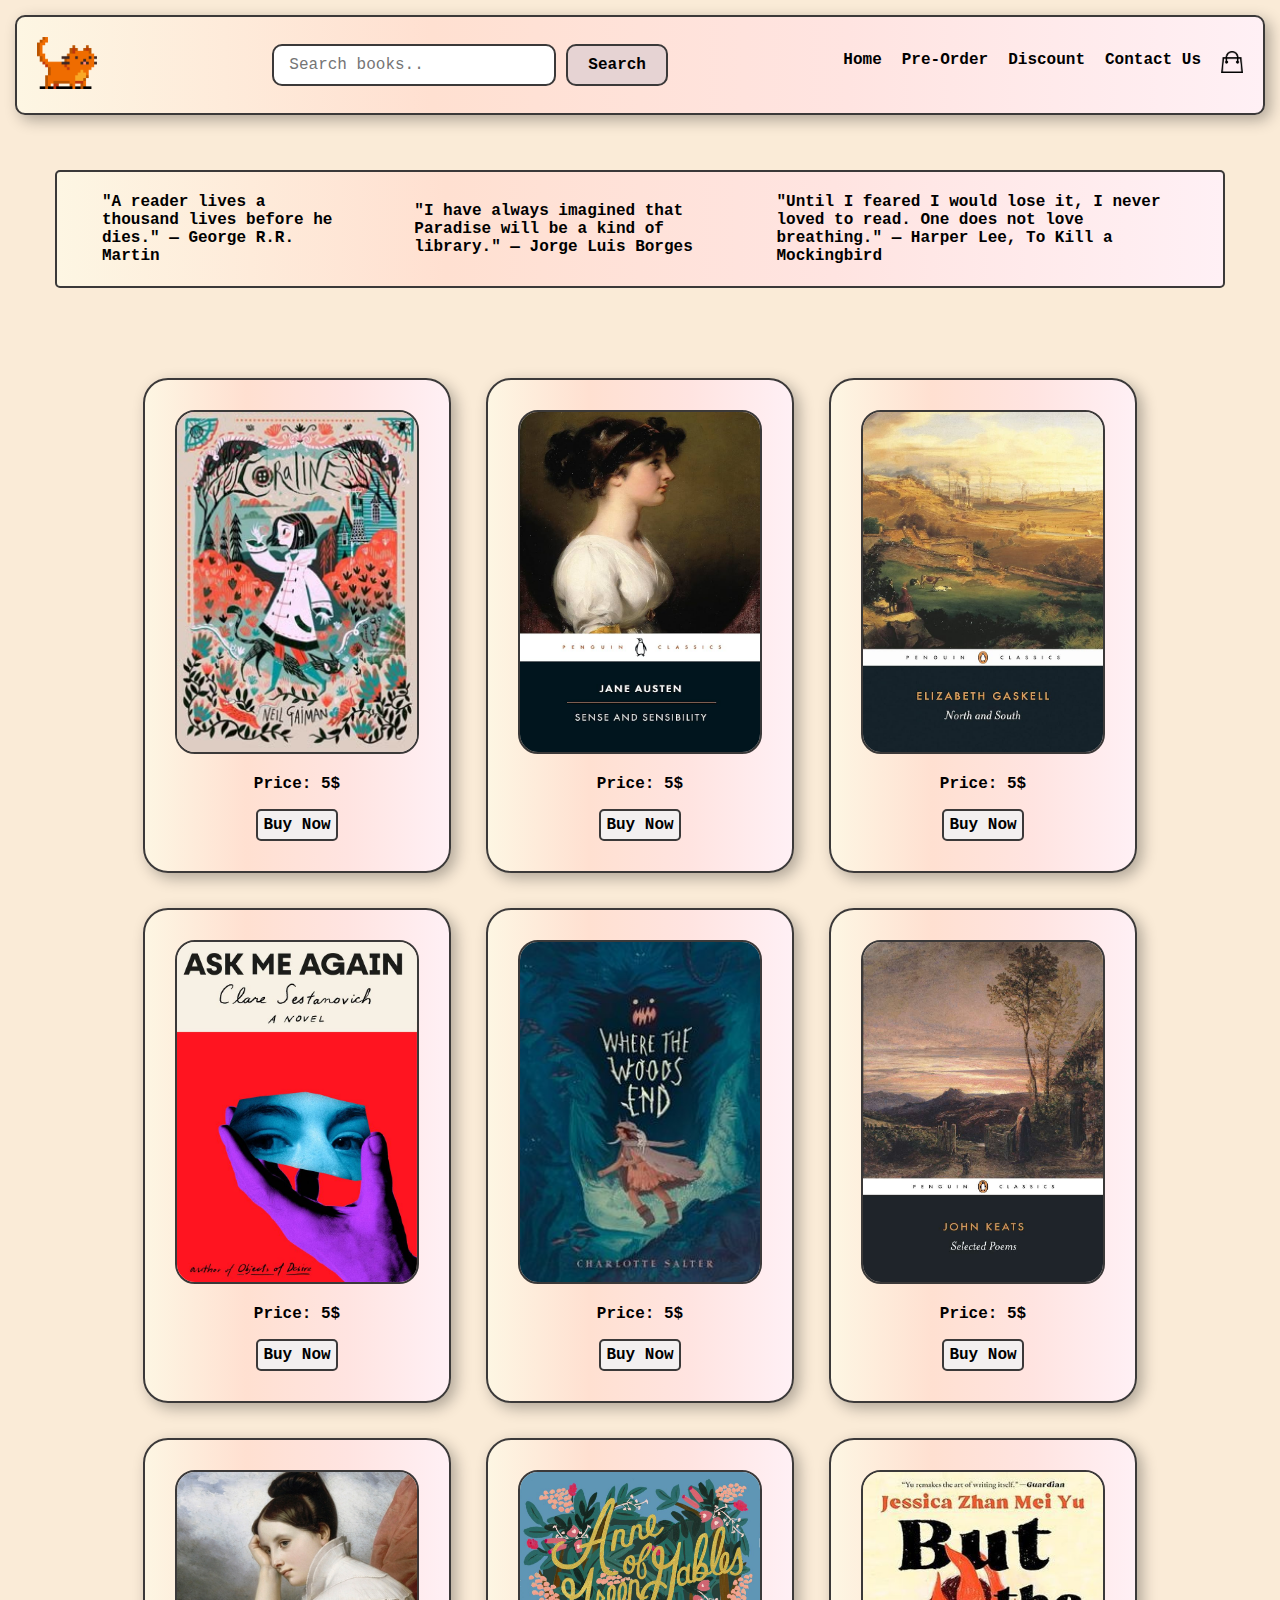
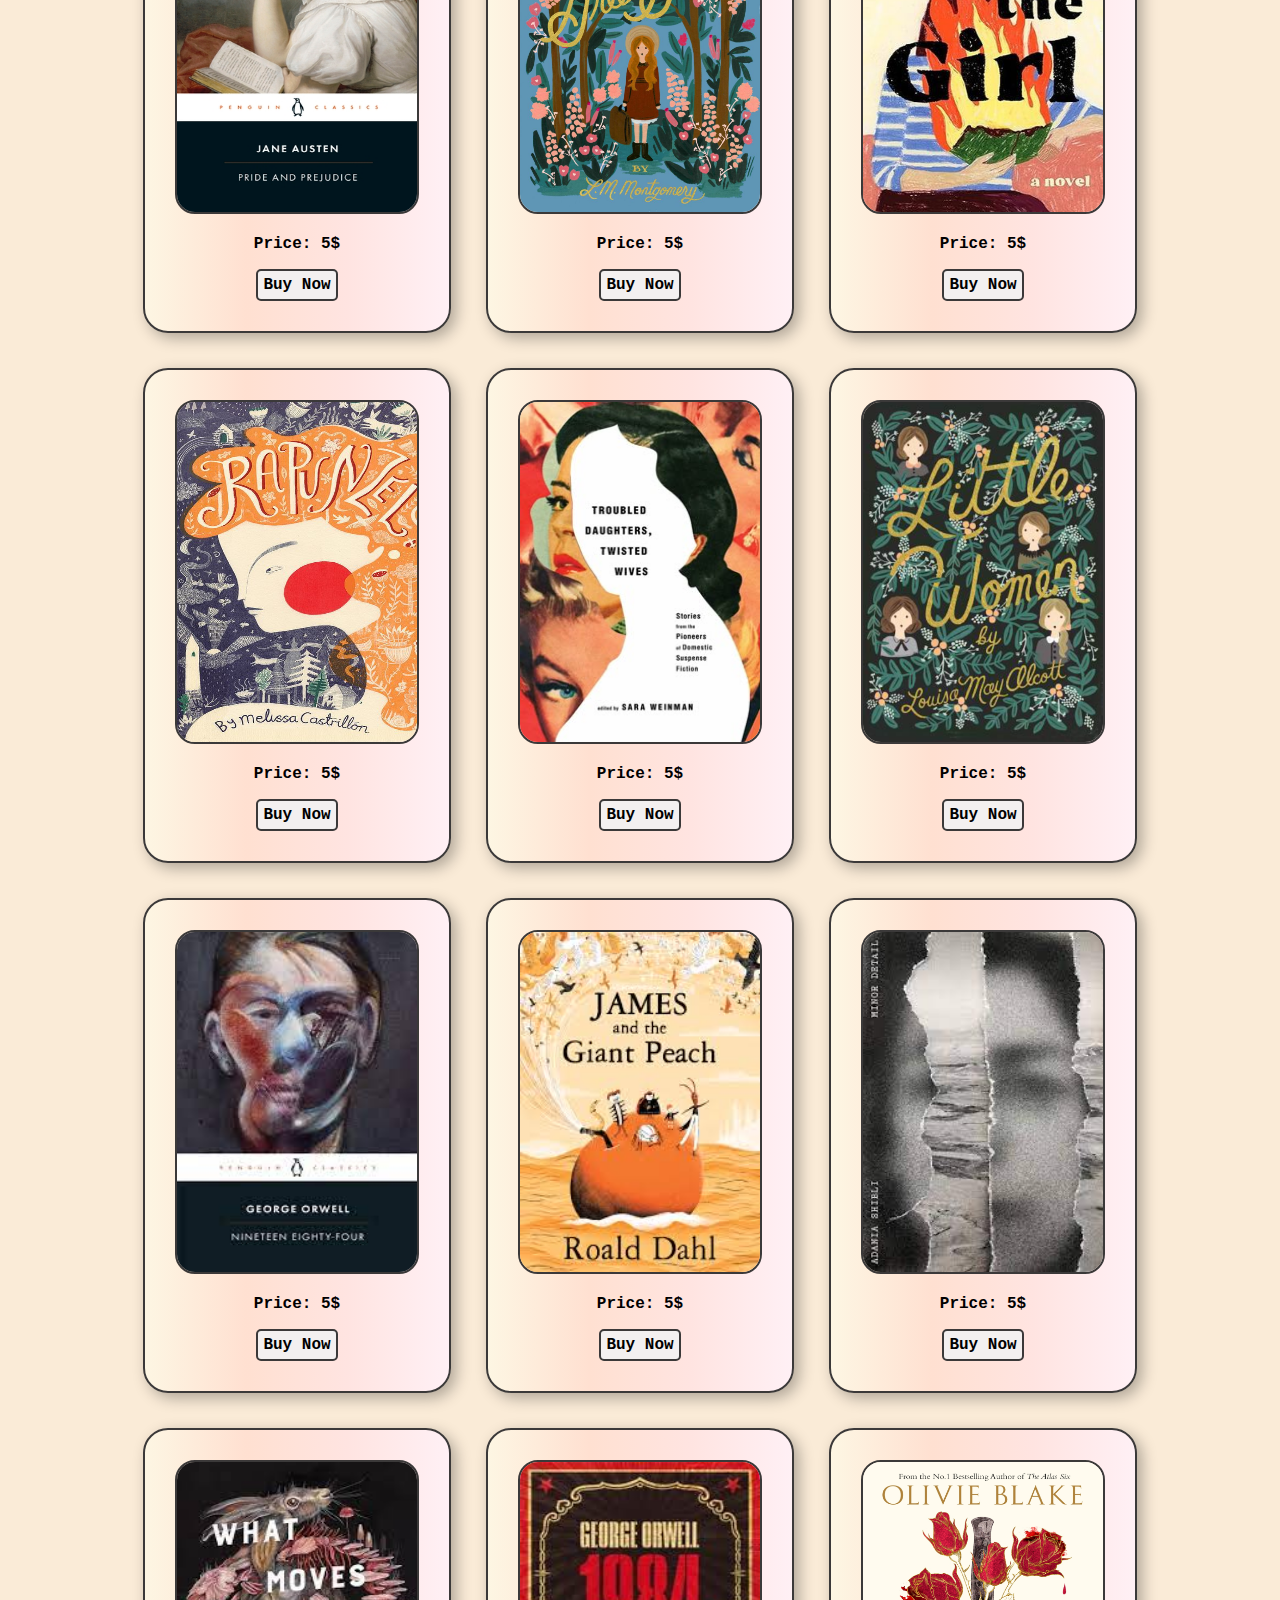
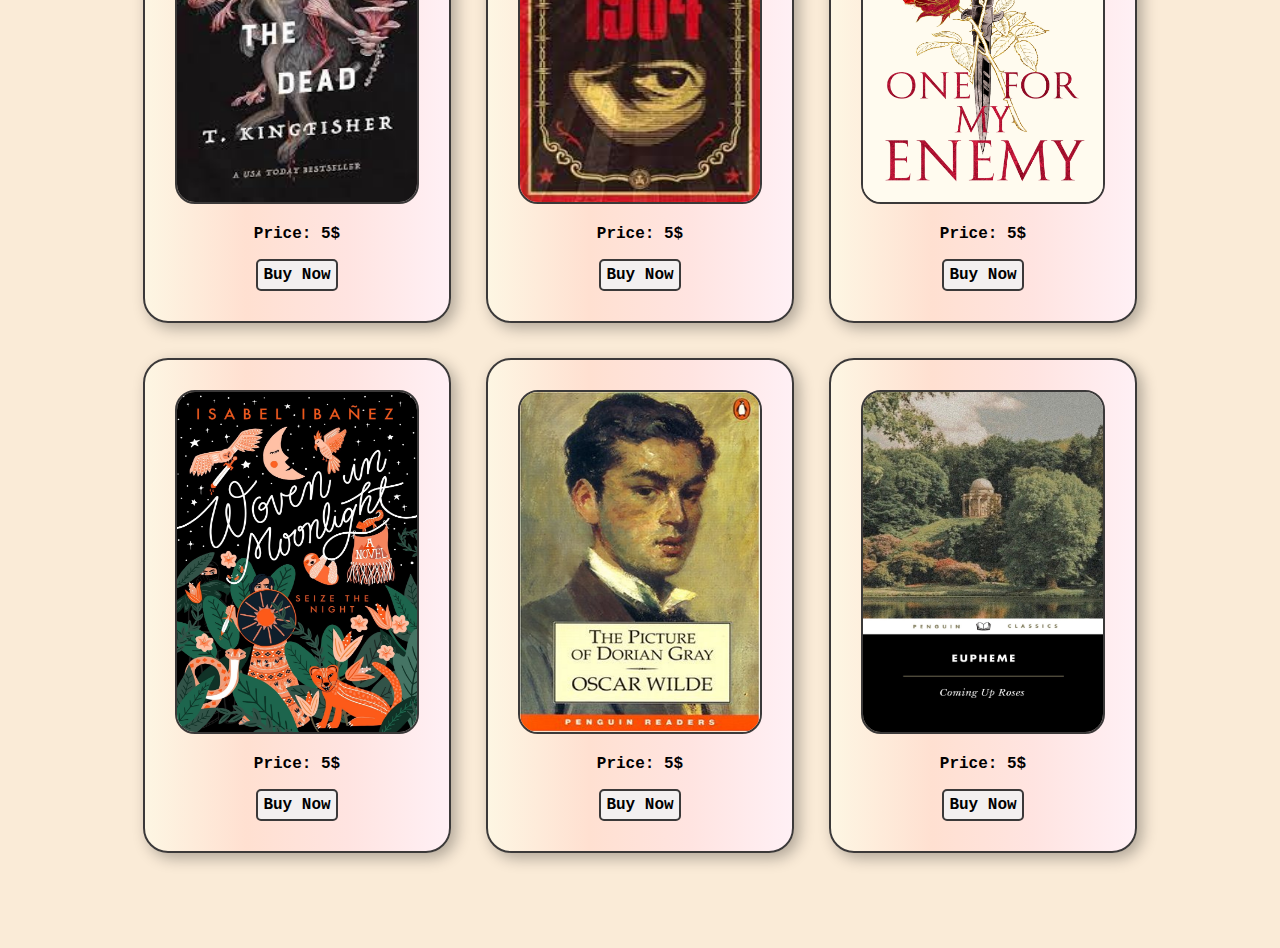
<file: index.html>
<!DOCTYPE html>
<html lang="en">
<head>
    <meta charset="UTF-8">
    <meta name="viewport" content="width=device-width, initial-scale=1.0">
    <title>Book Shop</title>
    <link rel="icon" href="c.png" type="image/png">
    <link rel="stylesheet" href="style.css">
</head>
<body>
   <header class="navbar">
    <div class="left">
        <img src="c.png" alt="Logo" class="logo">
    </div>

    <div class="center">
        <form class="search-form">
            <input type="text" placeholder="Search books.." name="search">
            <input type="submit" value="Search">
        </form>
    </div>

    <div class="right nav-links">
        <a href="index.html">Home</a>
        <a href="preorder.html">Pre-Order</a>
        <a href="discount.html">Discount</a>
        <a href="contact.html">Contact Us</a>
        <a href="#"><img src="cart.png"></a>
    </div>
</header>
<section class="qoutes">
 <blockquote>"A reader lives a thousand lives before he dies."
— George R.R. Martin</blockquote>
<blockquote>"I have always imagined that Paradise will be a kind of library."
— Jorge Luis Borges</blockquote>
<blockquote>"Until I feared I would lose it, I never loved to read. One does not love breathing."
— Harper Lee, To Kill a Mockingbird </blockquote>
</section>
<main class="card-container">
    <div class="card">
    <img src="1.jpg" alt="book">
    <p>Price: 5$</p>
    <button> Buy Now</button>
    </div>
    <div class="card">
    <img src="2.jpg" alt="book">
    <p>Price: 5$</p>
    <button> Buy Now</button>
    </div>
    <div class="card">
    <img src="3.jpg" alt="book">
    <p>Price: 5$</p>
    <button>Buy Now</button>
    </div>
    <div class="card">
    <img src="4.jpg" alt="book">
    <p>Price: 5$</p>
    <button> Buy Now</button>
    </div>
    <div class="card">
    <img src="5.jpg" alt="book">
    <p>Price: 5$</p>
    <button> Buy Now</button>
    </div>
    <div class="card">
    <img src="6.jpg" alt="book">
    <p>Price: 5$</p>
    <button> Buy Now</button>
    </div>
    <div class="card">
    <img src="7.jpg" alt="book">
    <p>Price: 5$</p>
    <button> Buy Now</button>
    </div>
    <div class="card">
    <img src="8.jpeg" alt="book">
    <p>Price: 5$</p>
    <button> Buy Now</button>
    </div>
    <div class="card">
    <img src="9.jpg" alt="book">
    <p>Price: 5$</p>
    <button> Buy Now</button>
    </div>
    <div class="card">
    <img src="10.jpg" alt="book">
    <p>Price: 5$</p>
    <button> Buy Now</button>
    </div>
    <div class="card">
    <img src="11.jpg" alt="book">
    <p>Price: 5$</p>
    <button> Buy Now</button>
    </div>
    <div class="card">
    <img src="12.png" alt="book">
    <p>Price: 5$</p>
    <button> Buy Now</button>
    </div>
    <div class="card">
    <img src="13.jpeg" alt="book">
    <p>Price: 5$</p>
    <button> Buy Now</button>
    </div>
    <div class="card">
    <img src="14.jpeg" alt="book">
    <p>Price: 5$</p>
    <button> Buy Now</button>
    </div>
    <div class="card">
    <img src="15.jpeg" alt="book">
    <p>Price: 5$</p>
    <button> Buy Now</button>
    </div>
    <div class="card">
    <img src="16.jpeg" alt="book">
    <p>Price: 5$</p>
    <button> Buy Now</button>
    </div>
    <div class="card">
    <img src="17.jpeg" alt="book">
    <p>Price: 5$</p>
    <button> Buy Now</button>
    </div>
    <div class="card">
    <img src="18.jpeg" alt="book">
    <p>Price: 5$</p>
    <button> Buy Now</button>
    </div>
    <div class="card">
    <img src="19.jpg" alt="book">
    <p>Price: 5$</p>
    <button> Buy Now</button>
    </div>
    <div class="card">
    <img src="20.jpg" alt="book">
    <p>Price: 5$</p>
    <button>Buy Now</button>
    </div>
    <div class="card">
    <img src="21.jpg" alt="book">
    <p>Price: 5$</p>
    <button> Buy Now</button>
    </div>
</main>
</body>
</html>
</file>
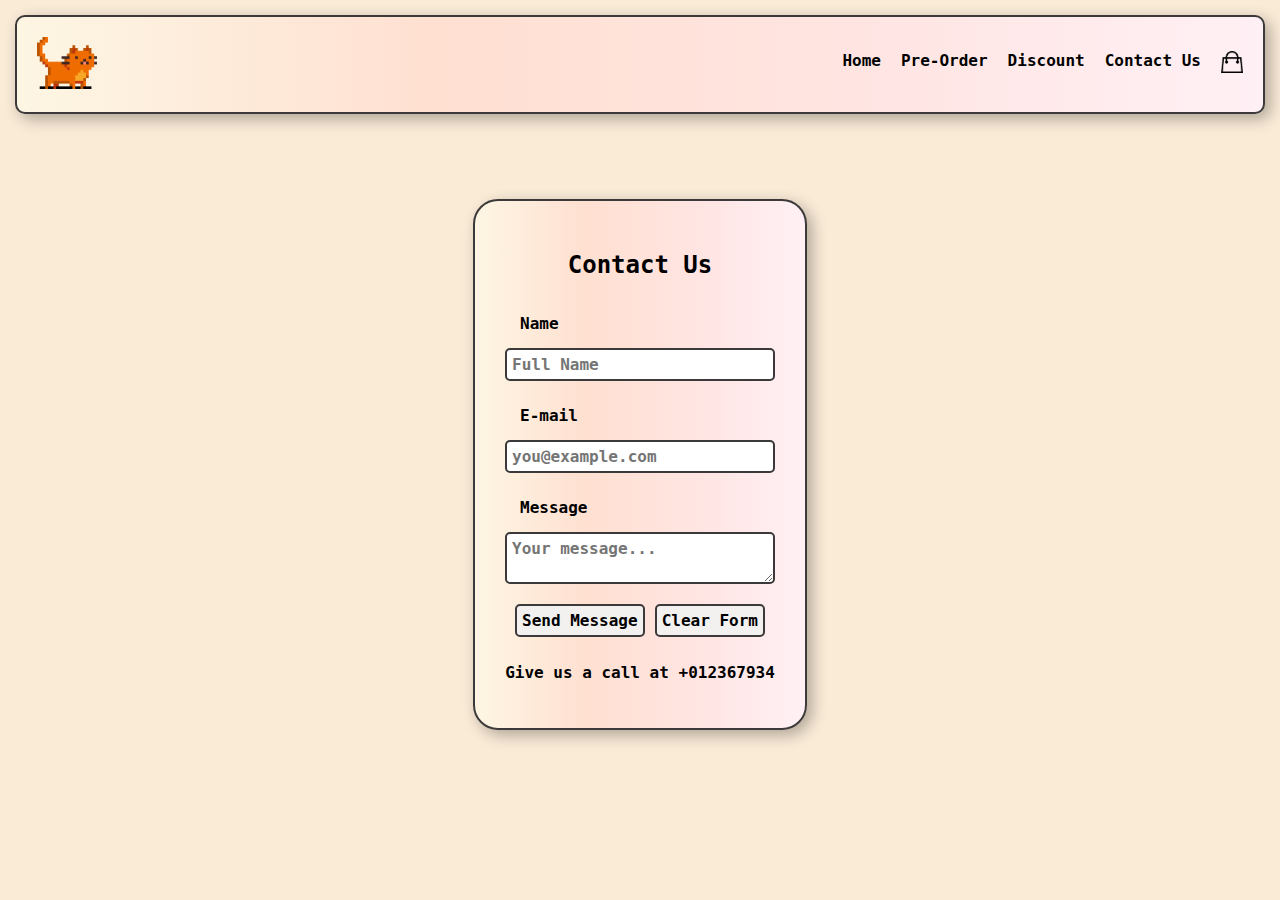
<file: contact.html>
<!DOCTYPE html>
<html lang="en">
<head>
    <meta charset="UTF-8">
    <meta name="viewport" content="width=device-width, initial-scale=1.0">
    <title>Contact</title>
    <link rel="icon" href="c.png" type="image/png">
    <link rel="stylesheet" href="style.css">
</head>
<body>
    <header class="navbar">
    <div class="left">
        <img src="c.png" alt="Logo" class="logo">
    </div>
    <div class="right nav-links">
        <a href="index.html">Home</a>
        <a href="preorder.html">Pre-Order</a>
        <a href="discount.html">Discount</a>
        <a href="contact.html">Contact Us</a>
        <a href="#"><img src="cart.png"></a>
    </div>
</header>
<main class="card-container">
 <div class="card">
    <h2>Contact Us</h2>
  <form class="contact-form">
   <label for="Name">Name</label>
   <input type="text" name="Name" id="Name" placeholder="Full Name">
   <label for="E-mail">E-mail</label>
   <input type="email" name="email" id="E-mail" placeholder="you@example.com" required>
   <label for="Message">Message</label>
   <textarea id="Message" name="message" placeholder="Your message..." required></textarea>
   <div class="form-button">
     <button type="submit">Send Message</button>
     <button type="reset">Clear Form</button>
   </div>
   <p>Give us a call at +012367934</p>
  </form>
 </div>
</main>
</body>
</html>
</file>
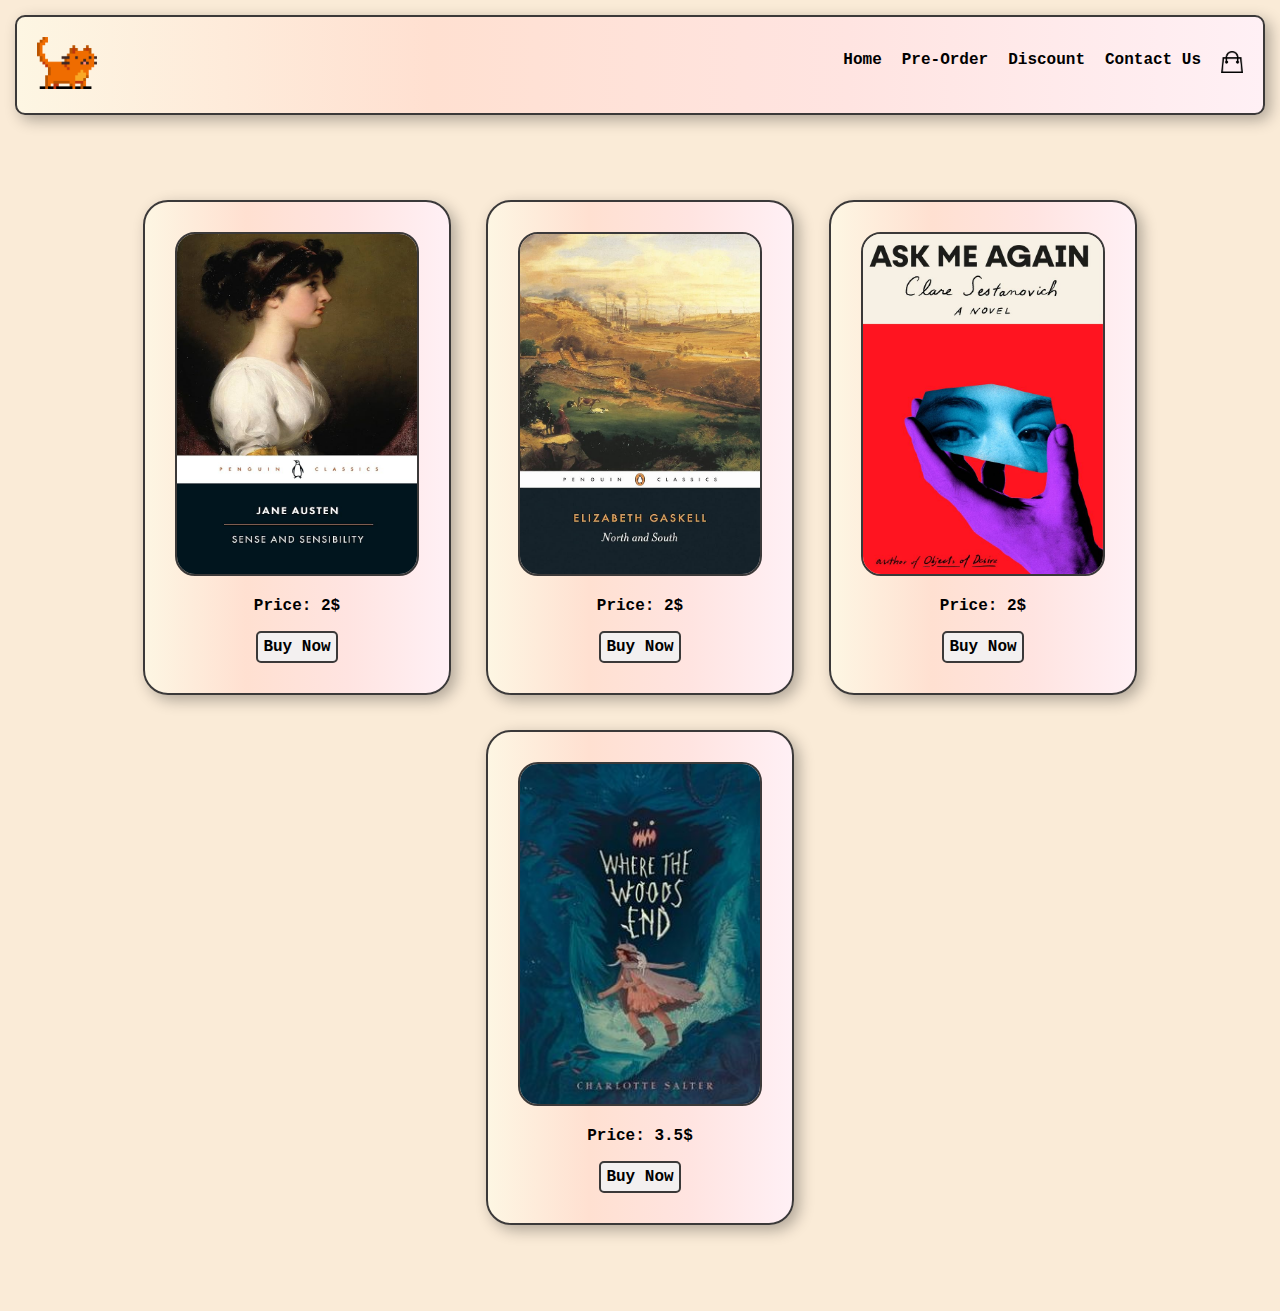
<file: discount.html>
<!DOCTYPE html>
<html lang="en">
<head>
    <meta charset="UTF-8">
    <meta name="viewport" content="width=device-width, initial-scale=1.0">
    <title>Discount</title>
    <link rel="icon" href="c.png" type="image/png">
    <link rel="stylesheet" href="style.css">
</head>
<body>
    <header class="navbar">
    <div class="left">
        <img src="c.png" alt="Logo" class="logo">
    </div>
    <div class="right nav-links">
        <a href="index.html">Home</a>
        <a href="preorder.html">Pre-Order</a>
        <a href="discount.html">Discount</a>
        <a href="contact.html">Contact Us</a>
        <a href="#"><img src="cart.png"></a>
    </div>
</header>
<main class="card-container">
<div class="card">
    <img src="2.jpg" alt="book">
    <p>Price: 2$</p>
    <button> Buy Now</button>
    </div>
    <div class="card">
    <img src="3.jpg" alt="book">
    <p>Price: 2$</p>
    <button>Buy Now</button>
    </div>
    <div class="card">
    <img src="4.jpg" alt="book">
    <p>Price: 2$</p>
    <button> Buy Now</button>
    </div>
    <div class="card">
    <img src="5.jpg" alt="book">
    <p>Price: 3.5$</p>
    <button> Buy Now</button>
    </div>
</main>
</body>
</html>
</file>
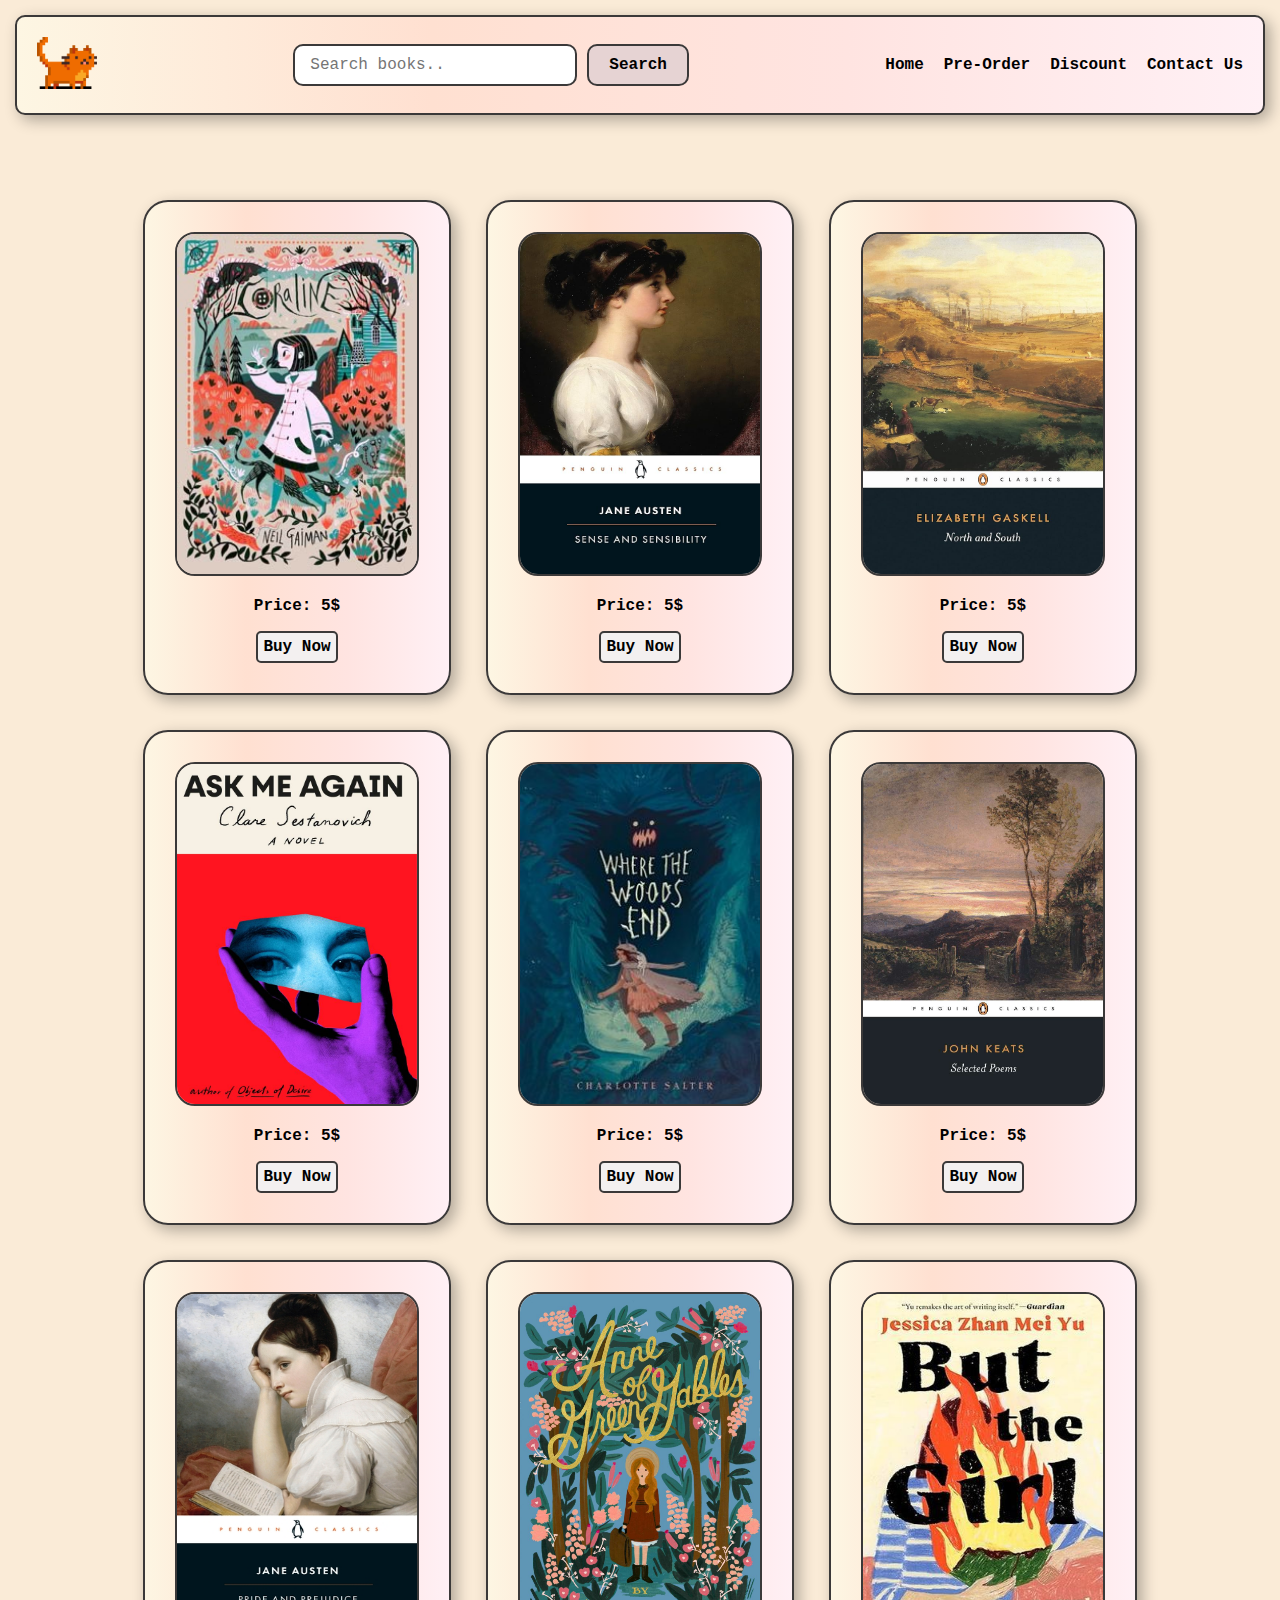
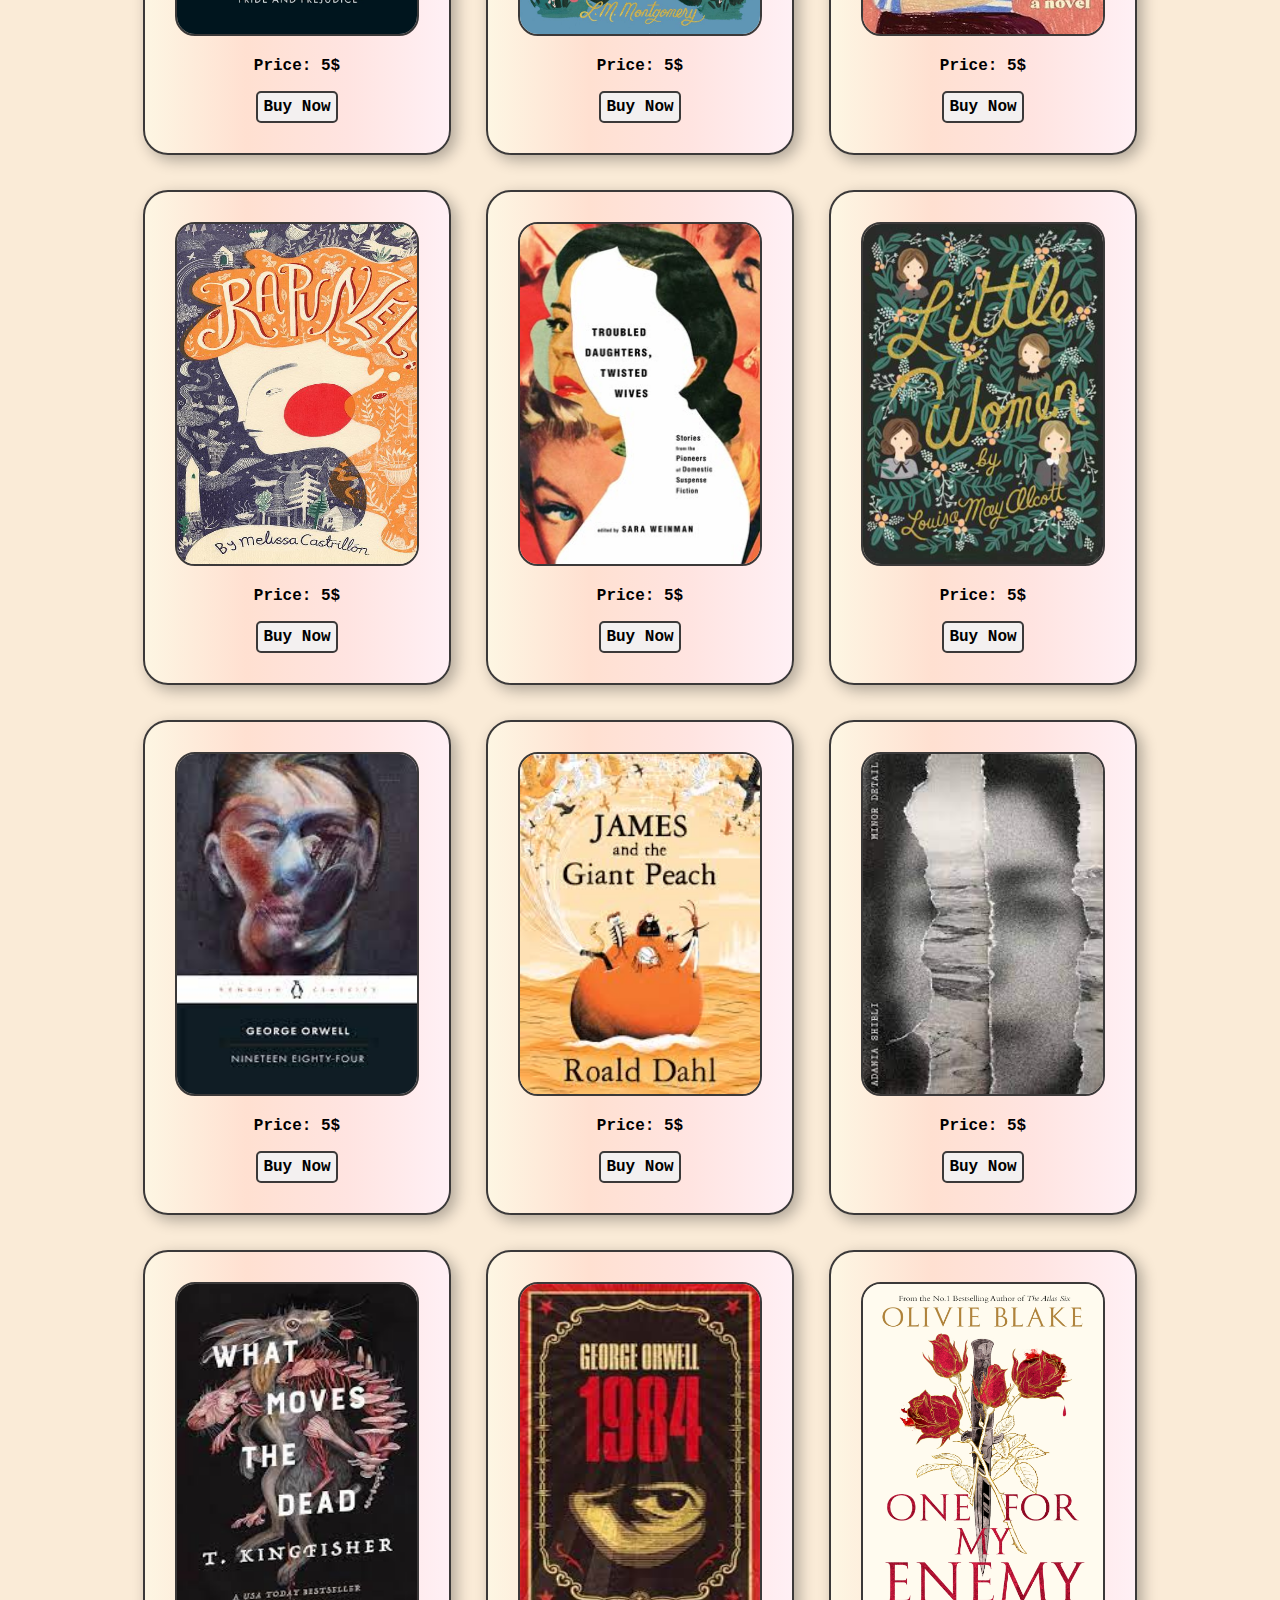
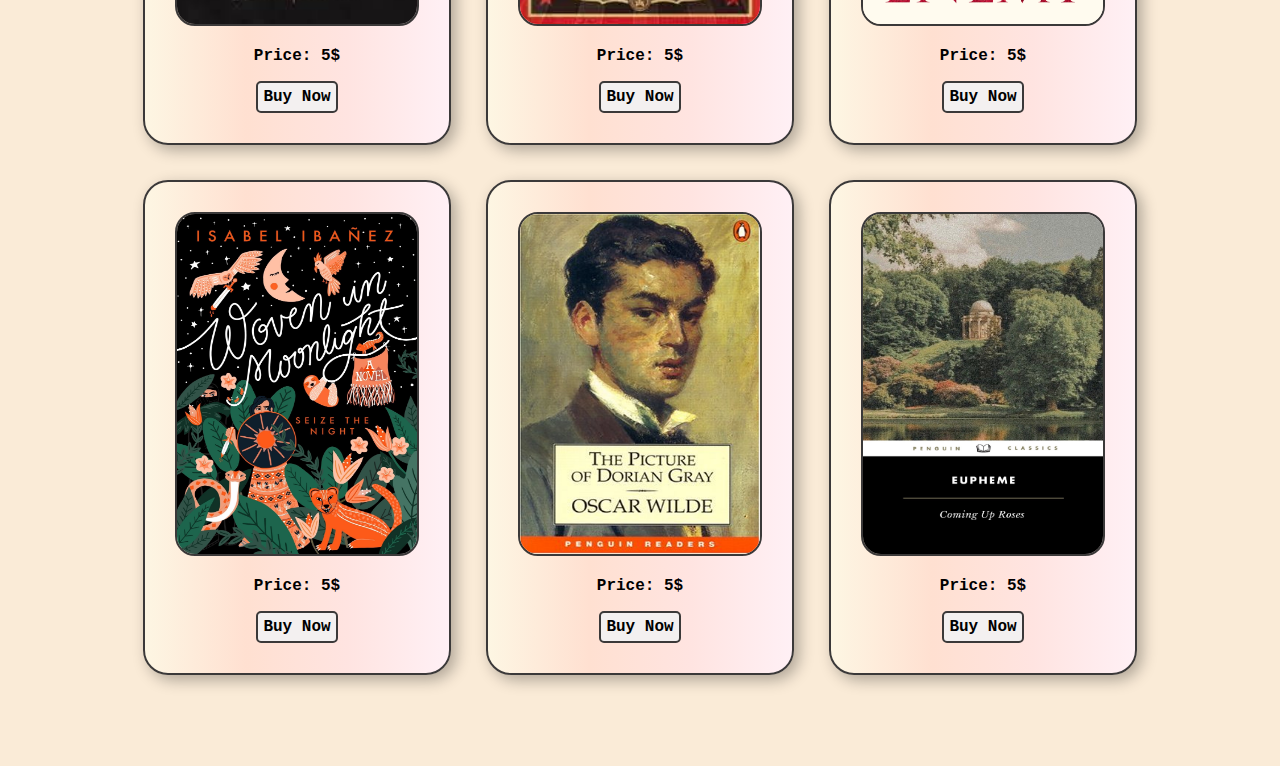
<file: home.html>
<!DOCTYPE html>
<html lang="en">
<head>
    <meta charset="UTF-8">
    <meta name="viewport" content="width=device-width, initial-scale=1.0">
    <title>Book Shop</title>
    <link rel="stylesheet" href="style.css">
</head>
<body>
   <header class="navbar">
    <div class="left">
        <img src="c.png" alt="Logo" class="logo">
    </div>

    <div class="center">
        <form class="search-form">
            <input type="text" placeholder="Search books.." name="search">
            <input type="submit" value="Search">
        </form>
    </div>

    <div class="right nav-links">
        <a href="#">Home</a>
        <a href="#">Pre-Order</a>
        <a href="#">Discount</a>
        <a href="#">Contact Us</a>
    </div>
</header>
<main class="card-container">
    <div class="card">
    <img src="1.jpg" alt="book">
    <p>Price: 5$</p>
    <button> Buy Now</button>
    </div>
    <div class="card">
    <img src="2.jpg" alt="book">
    <p>Price: 5$</p>
    <button> Buy Now</button>
    </div>
    <div class="card">
    <img src="3.jpg" alt="book">
    <p>Price: 5$</p>
    <button>Buy Now</button>
    </div>
    <div class="card">
    <img src="4.jpg" alt="book">
    <p>Price: 5$</p>
    <button> Buy Now</button>
    </div>
    <div class="card">
    <img src="5.jpg" alt="book">
    <p>Price: 5$</p>
    <button> Buy Now</button>
    </div>
    <div class="card">
    <img src="6.jpg" alt="book">
    <p>Price: 5$</p>
    <button> Buy Now</button>
    </div>
    <div class="card">
    <img src="7.jpg" alt="book">
    <p>Price: 5$</p>
    <button> Buy Now</button>
    </div>
    <div class="card">
    <img src="8.jpeg" alt="book">
    <p>Price: 5$</p>
    <button> Buy Now</button>
    </div>
    <div class="card">
    <img src="9.jpg" alt="book">
    <p>Price: 5$</p>
    <button> Buy Now</button>
    </div>
    <div class="card">
    <img src="10.jpg" alt="book">
    <p>Price: 5$</p>
    <button> Buy Now</button>
    </div>
    <div class="card">
    <img src="11.jpg" alt="book">
    <p>Price: 5$</p>
    <button> Buy Now</button>
    </div>
    <div class="card">
    <img src="12.png" alt="book">
    <p>Price: 5$</p>
    <button> Buy Now</button>
    </div>
    <div class="card">
    <img src="13.jpeg" alt="book">
    <p>Price: 5$</p>
    <button> Buy Now</button>
    </div>
    <div class="card">
    <img src="14.jpeg" alt="book">
    <p>Price: 5$</p>
    <button> Buy Now</button>
    </div>
    <div class="card">
    <img src="15.jpeg" alt="book">
    <p>Price: 5$</p>
    <button> Buy Now</button>
    </div>
    <div class="card">
    <img src="16.jpeg" alt="book">
    <p>Price: 5$</p>
    <button> Buy Now</button>
    </div>
    <div class="card">
    <img src="17.jpeg" alt="book">
    <p>Price: 5$</p>
    <button> Buy Now</button>
    </div>
    <div class="card">
    <img src="18.jpeg" alt="book">
    <p>Price: 5$</p>
    <button> Buy Now</button>
    </div>
    <div class="card">
    <img src="19.jpg" alt="book">
    <p>Price: 5$</p>
    <button> Buy Now</button>
    </div>
    <div class="card">
    <img src="20.jpg" alt="book">
    <p>Price: 5$</p>
    <button>Buy Now</button>
    </div>
    <div class="card">
    <img src="21.jpg" alt="book">
    <p>Price: 5$</p>
    <button> Buy Now</button>
    </div>
    
  
</main>
   
</body>
</html>
</file>
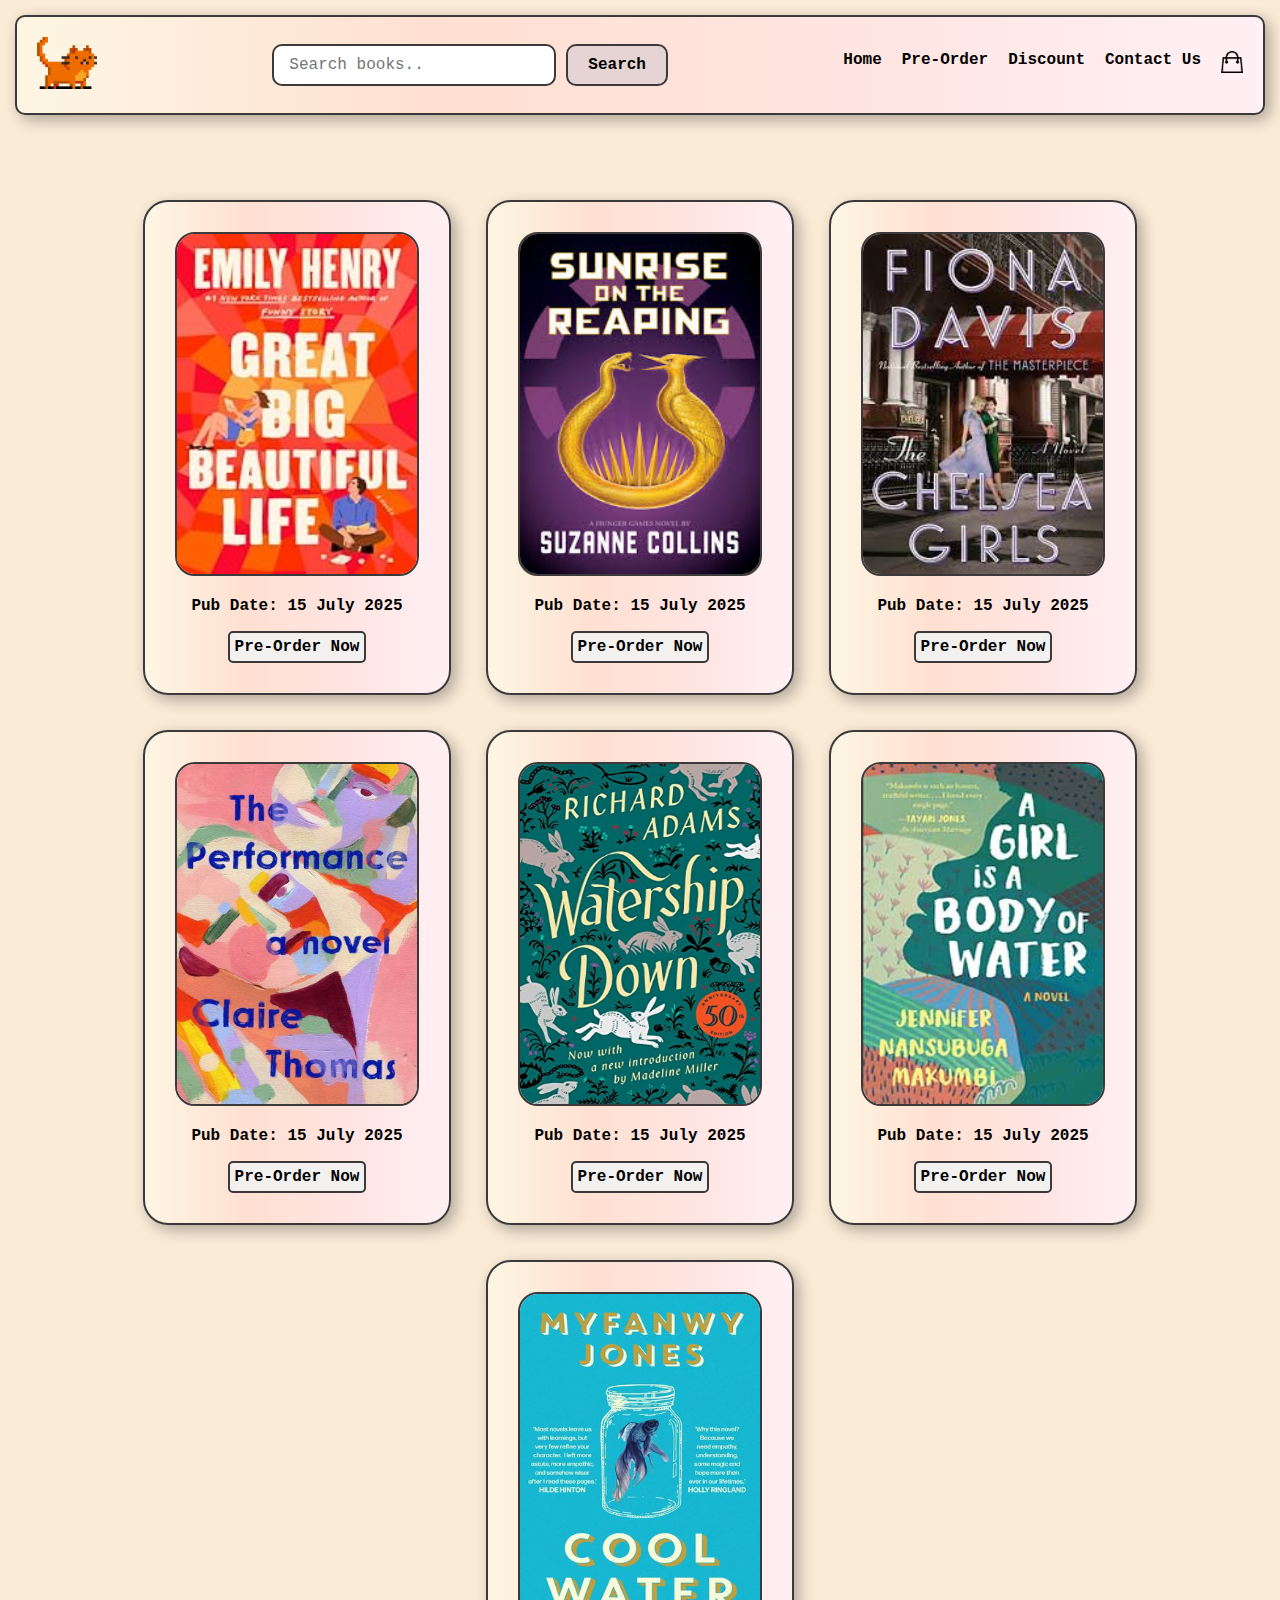
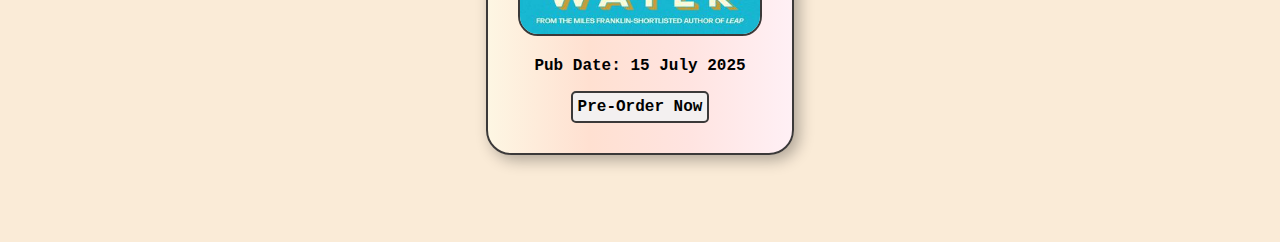
<file: preorder.html>
<!DOCTYPE html>
<html lang="en">
<head>
    <meta charset="UTF-8">
    <meta name="viewport" content="width=device-width, initial-scale=1.0">
    <title>Pre-Order</title>
    <link rel="icon" href="c.png" type="image/png">
    <link rel="stylesheet" href="style.css">
</head>
<body>
    <header class="navbar">
    <div class="left">
        <img src="c.png" alt="Logo" class="logo">
    </div>

    <div class="center">
        <form class="search-form">
            <input type="text" placeholder="Search books.." name="search">
            <input type="submit" value="Search">
        </form>
    </div>

    <div class="right nav-links">
        <a href="index.html">Home</a>
        <a href="preorder.html">Pre-Order</a>
        <a href="discount.html">Discount</a>
        <a href="contact.html">Contact Us</a>
        <a href="#"><img src="cart.png"></a>
    </div>
</header>
<main class="card-container">
<div class="card">
    <img src="22.jpg" alt="book">
    <p>Pub Date: 15 July 2025</p>
    <button> Pre-Order Now</button>
</div>
<div class="card">
    <img src="23.jpeg" alt="book">
    <p>Pub Date: 15 July 2025</p>
    <button> Pre-Order Now</button>
</div>
<div class="card">
    <img src="24.jpeg" alt="book">
    <p>Pub Date: 15 July 2025</p>
    <button> Pre-Order Now</button>
</div>
<div class="card">
    <img src="25.jpg" alt="book">
    <p>Pub Date: 15 July 2025</p>
    <button> Pre-Order Now</button>
</div>
<div class="card">
    <img src="26.jpg" alt="book">
    <p>Pub Date: 15 July 2025</p>
    <button> Pre-Order Now</button>
</div>
<div class="card">
    <img src="27.jpg" alt="book">
    <p>Pub Date: 15 July 2025</p>
    <button> Pre-Order Now</button>
</div>
<div class="card">
    <img src="28.jpg" alt="book">
    <p>Pub Date: 15 July 2025</p>
    <button> Pre-Order Now</button>
</div>
</main>
</body>
</html>
</file>
<file: style.css>
html, body {
    font-family: monospace;
    background-color: antiquewhite;
    margin: 0;
    padding: 0;
    cursor: pointer;
}

.navbar {
    display: flex;
    justify-content: space-between;
    align-items: center;
    padding: 20px;
    margin: 15px;
    box-shadow: 5px 5px 15px rgba(0, 0, 0, 0.3);
    border-radius: 10px;
    background: linear-gradient(to right, #fdf6e3, #ffe0d1, #ffe4e1, #fff0f5);
    border: 2px solid rgb(59, 57, 57);
    animation: bgchange 10s infinite ease-in-out;
    transition: background 1s ease-in-out;
}


.logo {
    width: 60px;
}


.center {
    flex: 1;
    display: flex;
    justify-content: center;
}

.search-form {
    display: flex;
    gap: 10px;
}

.search-form input[type="text"] {
    padding: 10px 15px;
    font-size: 16px;
    width: 250px;
    border: 2px solid #ccc;
    border-radius: 10px;
    font-family: monospace;
    border: 2px solid rgb(59, 57, 57);
}

.search-form input[type="submit"] {
    padding: 10px 20px;
    font-size: 16px;
    font-weight: bold;
    border: none;
    border-radius: 10px;
    background-color: #e6d3d3;
    cursor: pointer;
    font-family: monospace;
    border: 2px solid rgb(59, 57, 57);
}


.nav-links {
    display: flex;
    gap: 20px;
}

.nav-links a {
    text-decoration: none;
    font-weight: bold;
    color: black;
    font-size: 16px;
}

.nav-links img{
    width: 22px;
}

.card-container{
  display: flex;
  flex-wrap: wrap;
  align-items: center;
  justify-content: center;
  gap: 25px;
  margin: 50px;
  padding: 30px;
  font-family: monospace;
  font-weight: bold;
  font-size: 16px;
}

.card{
  background: linear-gradient(to right, #fdf6e3, #ffe0d1, #ffe4e1, #fff0f5);
  border-radius: 25px;
  padding: 30px;
  box-shadow: 5px 5px 15px rgba(0, 0, 0, 0.3);
  text-align: center;
  
  margin: 5px;
  border: 2px solid rgb(59, 57, 57);
  animation: bgchange 3s infinite ease-in-out;
  transition: background 1s ease-in-out;
}

.card:hover{
    background: linear-gradient(to right, #fdf6e3, #f6f4f3, #fefcfc, #fff0f5);
    transform: scale(1.05);
    transition: transform 0.2s ease ;
}

.card img{
    width: 240px;
    height: 340px;
    border-radius: 20px;
    border: 2px solid rgb(59, 57, 57);
}

.card button{
  font-family: monospace;
  font-weight: bold;
  font-size: 16px;
  background-color: #f3f0f0;
  border: none;
  border-radius: 5px;
  padding: 5px;
  border: 2px solid rgb(59, 57, 57);
}

.card button:hover{
    background-color:#f5dede ;
    transform: scale(1.2);
    transition: transform 0.2s ease ;
}


.qoutes{
    display: flex;
    justify-content: center;
    align-items: center;
    font-family: monospace;
    font-size: 16px;
    font-weight: bold;
    border-radius: 5px;
    padding: 5px;
    border: 2px solid rgb(59, 57, 57);
    margin: 55px;
    background: linear-gradient(to right, #fdf6e3, #ffe0d1, #ffe4e1, #fff0f5);
    animation: bgchange 3s infinite ease-in-out;
    transition: background 1s ease-in-out;
}

@keyframes bgchange{
    0% {
        background: linear-gradient(to right, #fdf6e3, #ffe0d1);
    }
    33% {
        background: linear-gradient(to right, #ffe4e1, #fff0f5);
    }
    66% {
        background: linear-gradient(to right, #e0f7fa, #fce4ec);
    }
    100% {
        background: linear-gradient(to right, #fdf6e3, #ffe0d1);
    }
}


.contact-form {
   display: flex;
   flex-direction: column;
}

.contact-form label{
    text-align: left;
    margin: 15px;
}

.contact-form input,textarea{
    font-family: monospace;
    font-size: 16px;
    font-weight: bold;
    border-radius: 5px;
    padding: 5px;
    border: 2px solid rgb(59, 57, 57);
    margin-bottom: 10px;
}


.form-button{
    display: flex;
    justify-content: center;
    align-items: center;
    gap: 10px;
    margin: 10px;
}
</file>
